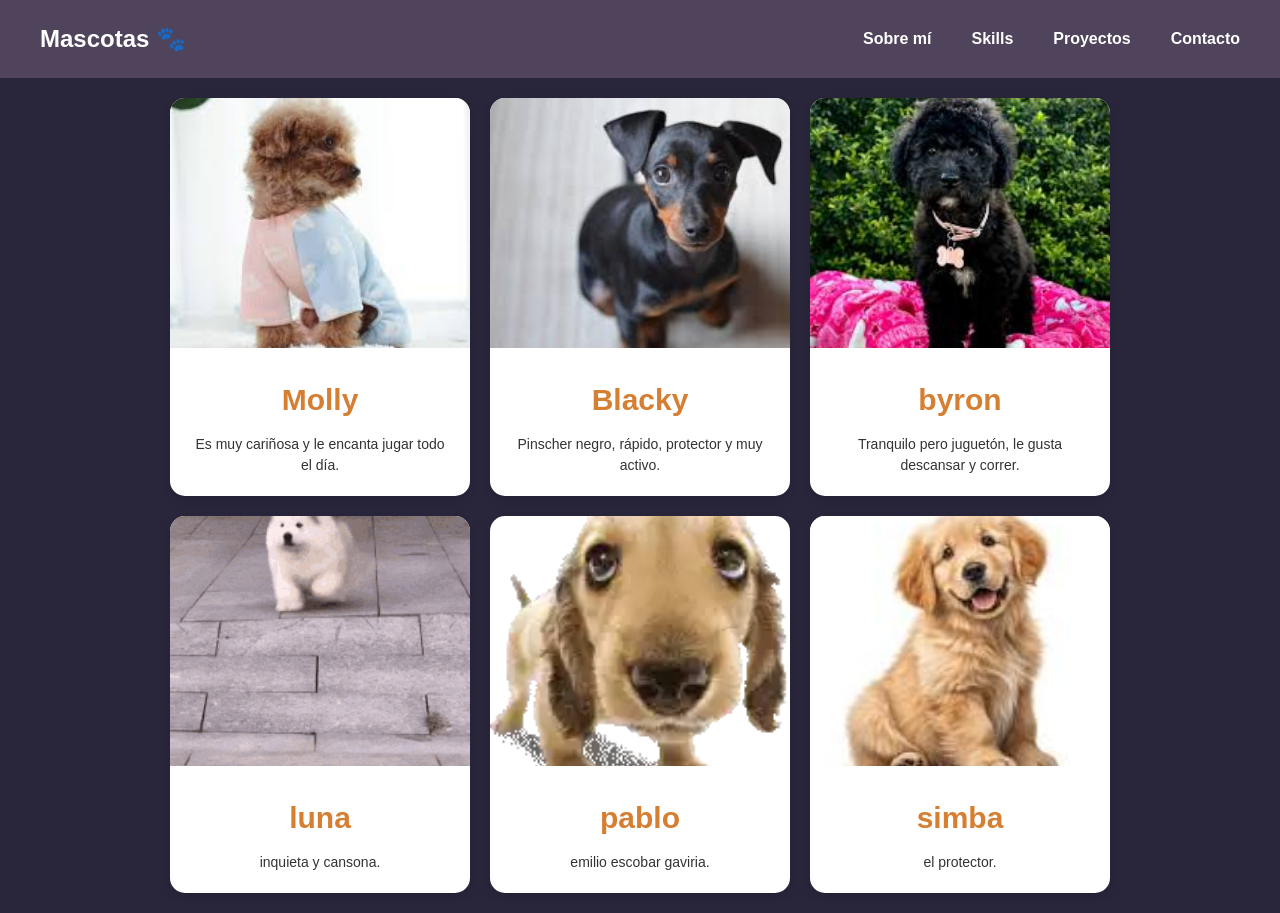
<file: mascotas.html>
<!DOCTYPE html>
<html lang="en">
<head>
  <meta charset="UTF-8">
  <meta name="viewport" content="width=device-width, initial-scale=1.0">
  <title>Mascotas</title>
  <link rel="stylesheet" href="style.css">
</head>
<body class="mascota_body">

<header class="navbar_mascota">
  <h1>Mascotas 🐾</h1>

  <div class="menu-toggle" id="mobile-menu-mascotas">
    <span class="bar"></span>
    <span class="bar"></span>
    <span class="bar"></span>
  </div>

  
  <nav id="nav-list-mascotas" class="nav-links">
    <a href="index.html#about">Sobre mí</a>
    <a href="index.html#skills">Skills</a>
    <a href="index.html#projects">Proyectos</a>
    <a href="index.html#contact">Contacto</a>
  </nav>
</header>

<section class="mascotas-container">

  <!-- Mascota 1 -->
  <div class="card">
    <img src="molly.jpeg" alt="Molly">
    <div class="card-content">
      <h2>Molly</h2>
      <p>Es muy cariñosa y le encanta jugar todo el día.</p>
    </div>
  </div>

  <!-- Mascota 2 -->
  <div class="card">
    <img src="blacky.jpeg" alt="Blacky">
    <div class="card-content">
      <h2>Blacky</h2>
      <p>Pinscher negro, rápido, protector y muy activo.</p>
    </div>
  </div>

  <!-- Mascota 3 -->
  <div class="card">
    <img src="byron.jpeg" alt="byron">
    <div class="card-content">
      <h2>byron</h2>
      <p>Tranquilo pero juguetón, le gusta descansar y correr.</p>
    </div>
  </div>

  <div class="card">
    <img src="luna.gif" alt="luna">
    <div class="card-content">
      <h2>luna</h2>
      <p>inquieta y cansona.</p>
    </div>
  </div>

  <div class="card">
    <img src="pablo.webp" alt="pablo">
    <div class="card-content">
      <h2>pablo</h2>
      <p>emilio escobar gaviria.</p>
    </div>
  </div>

  <div class="card">
    <img src="simba.jpeg" alt="simba">
    <div class="card-content">
      <h2>simba</h2>
      <p>el protector.</p>
    </div>
  </div>

</section>
    <script src="boton.js"></script>
</body>
</html>
</file>
<file: style.css>
/*  Reset básico */
* {
  margin: 0;
  padding: 0;
  box-sizing: border-box;
  font-family: 'Segoe UI', sans-serif;
}

/*  Fondo general */
body {
  background: #0f0f1a;
  color: #fff;
  line-height: 1.6;
}

/*  Navbar */
.navbar {
  display: flex;
  justify-content: space-between;
  align-items: center;
  padding: 20px;
  position: sticky;
  top: 0;
  background: rgba(0, 0, 0, 0.6);

  
}

.logo {
  font-size: 24px;
  font-weight: bold;
  color: #00f7ff;
}

.nav-links {
  display: flex;
  list-style: none;
  gap: 20px;
}

.nav-links a {
  text-decoration: none;
  color: #fff;
  transition: 0.3s;
}

.nav-links a:hover {
  color: #00f7ff;
}

/* Hero */
.hero {
  height: 90vh;
  display: flex;
  justify-content: center;
  align-items: center;
  text-align: center;
}

.hero h2 {
  font-size: 40px;
  margin-bottom: 10px;
}

.hero p {
  opacity: 0.8;
  margin-bottom: 20px;
}

/* Botón */
.btn {
  background: linear-gradient(270deg, #00f7ff, #7873f5);
  background-size: 400% 400%;
  padding: 12px 25px;
  border-radius: 10px;
  color: white;
  text-decoration: none;
  transition: 0.3s;
}

.btn:hover {
  animation: gradientMove 3s ease infinite;
}

@keyframes gradientMove {
  0% { background-position: 0% }
  50% { background-position: 100% }
  100% { background-position: 0% }
}

/* 📦 Secciones */
section {
  padding: 80px 20px;
  text-align: center;
}

h2 {
  margin-bottom: 20px;
  font-size: 30px;
  color: #00f7ff;
}

/* About */
.about p {
  max-width: 600px;
  margin: auto;
}

/* Skills */
.skills ul {
    display: flex;
    justify-content: center;
    align-items: center;
    flex-wrap: wrap;
    gap: 30px;
    list-style: none;
    padding: 20px;
}


.skills img {
    width: 80px;      
    height: 80px;     
    object-fit: contain; 
    transition: transform 0.3s ease;
}

/* Efecto bacano cuando pasas el mouse */
.skills img:hover {
    transform: scale(1.2);
}

/* Si tienes los nombres debajo (como en la foto) */
.skills li {
    display: flex;
    flex-direction: column;
    align-items: center;
    font-weight: bold;
    color: #fff; /* O el color que prefieras */
}

/* Proyectos */
.projects {
  display: flex;
  flex-direction: column;
  align-items: center;
  gap: 20px;
}

.project-card {
  background: rgba(255,255,255,0.05);
  padding: 20px;
  border-radius: 15px;
  width: 300px;
  transition: 0.3s;
}

.project-card:hover {
  transform: translateY(-10px);
  box-shadow: 0 0 20px #00f7ff;
}

/* Contacto */
.contact form {
  display: flex;
  flex-direction: column;
  gap: 10px;
  max-width: 400px;
  margin: auto;
}

.contact input,
.contact textarea {
  padding: 10px;
  border-radius: 8px;
  border: none;
  outline: none;
}

.contact button {
  padding: 10px;
  border: none;
  border-radius: 10px;
  background: #00f7ff;
  color: #000;
  cursor: pointer;
  transition: 0.3s;
}

.contact button:hover {
  box-shadow: 0 0 15px #00f7ff;
}

/* Footer */
footer {
  text-align: center;
  padding: 20px;
  background: #000;
  margin-top: 40px;
}

html {
  scroll-behavior: smooth;
}

header{
  position: fixed;
  top: 0;
  left: 0;
  width: 100%;
}

.mascota_body {
  font-family: Arial, sans-serif;
  background: rgb(41, 37, 59);
  color: #fff;
}

/* NAVBAR */
.navbar_mascota {
  position: sticky;
  display: flex;
  justify-content: space-between;
  align-items: center;
  padding: 20px 40px;
  background: rgba(89, 77, 102, 0.8);
  backdrop-filter: blur(10px);
}

.navbar_mascota h1 {
  font-size: 24px;
}

/* LINKS */
.navbar_mascota nav a {
  margin-left: 20px;
  text-decoration: none;
  color: #fff;
  font-weight: bold;
  transition: 0.3s;
}

.navbar_mascota nav a:hover {
  color: #d67e31;
}

/* CONTENEDOR */
.mascotas-container {
  display: flex;
  justify-content: center;
  align-items: center;
  flex-wrap: wrap;
  gap: 40px;
  padding: 50px 20px;

}

/* CARD */
.card {
  background: #fff;
  color: #333;
  width: 280px;
  border-radius: 15px;
  overflow: hidden;
  box-shadow: 0 10px 25px rgba(0,0,0,0.3);
  transition: transform 0.3s ease, box-shadow 0.3s ease;
}

/* HOVER */
.card:hover {
  transform: translateY(-10px) scale(1.03);
  box-shadow: 0 15px 35px rgba(0,0,0,0.5);
}

/* IMAGEN */
.card img {
  width: 100%;
  height: 200px;
  object-fit: cover;
}

/* CONTENIDO */
.card-content {
  padding: 20px;
  text-align: center;
}

.card-content h2 {
  margin-bottom: 10px;
  color: #d67e31;
}

.card-content p {
  font-size: 14px;
  line-height: 1.5;
}

/* RESPONSIVE */

.menu-toggle {
  display: none; 
  flex-direction: column;
  cursor: pointer;
  z-index: 100;
}

.bar {
  width: 25px;
  height: 3px;
  background-color: #333; 
  margin: 4px 0;
  transition: 0.4s;
}

.mascotas-container {
  display: flex;
  flex-wrap: wrap; 
  justify-content: center;
  gap: 20px;
  padding: 20px;
}

.card {
  width: 300px;
  border-radius: 15px;
  overflow: hidden;
  box-shadow: 0 4px 8px rgba(0,0,0,0.1);
  transition: 0.3s;
}

.card img {
  width: 100%;
  height: 250px;
  object-fit: cover;
}

/* --- 2. Media Query Única para Celulares  --- */
@media (max-width: 768px) {
  
  /* Ajuste de Headers */
  .navbar, .navbar_mascota {
    display: flex;
    justify-content: space-between;
    align-items: center;
    padding: 10px 20px;
    position: relative;
  }

  /* Mostrar Hamburguesa */
  .menu-toggle {
    display: flex; 
  }

  /* ESCONDER MENÚ  */
  .nav-links, 
  #nav-list-mascotas {
    display: none; /* Esto soluciona que no se escondan */
    flex-direction: column;
    width: 100%;
    position: absolute;
    top: 100%; /* Aparece justo debajo del header */
    left: 0;
    background-color: rgba(0, 0, 0, 0.8); /* Fondo oscuro para que se vea el texto */
    text-align: center;
    z-index: 10;
  }

  /* Mostrar al activar con JS */
  .nav-links.active,
  #nav-list-mascotas.active {
    display: flex;
  }

  /* Estilo de los links dentro del menú móvil */
  .nav-links a, 
  #nav-list-mascotas a {
    color: white;
    padding: 15px;
    display: block;
    text-decoration: none;
  }

  /* Ajuste de tarjetas en móvil */
  .mascotas-container {
    flex-direction: column;
    align-items: center;
  }

  .card {
    width: 100%;
    max-width: 350px;
  }

  /* Animación de Hamburguesa a X  */
  #mobile-menu.is-active .bar:nth-child(2),
  #mobile-menu-mascotas.is-active .bar:nth-child(2) { 
    opacity: 0; 
  }
  
  #mobile-menu.is-active .bar:nth-child(1),
  #mobile-menu-mascotas.is-active .bar:nth-child(1) { 
    transform: translateY(11px) rotate(45deg); 
  }
  
  #mobile-menu.is-active .bar:nth-child(3),
  #mobile-menu-mascotas.is-active .bar:nth-child(3) { 
    transform: translateY(-11px) rotate(-45deg); 
  }
}
</file>
